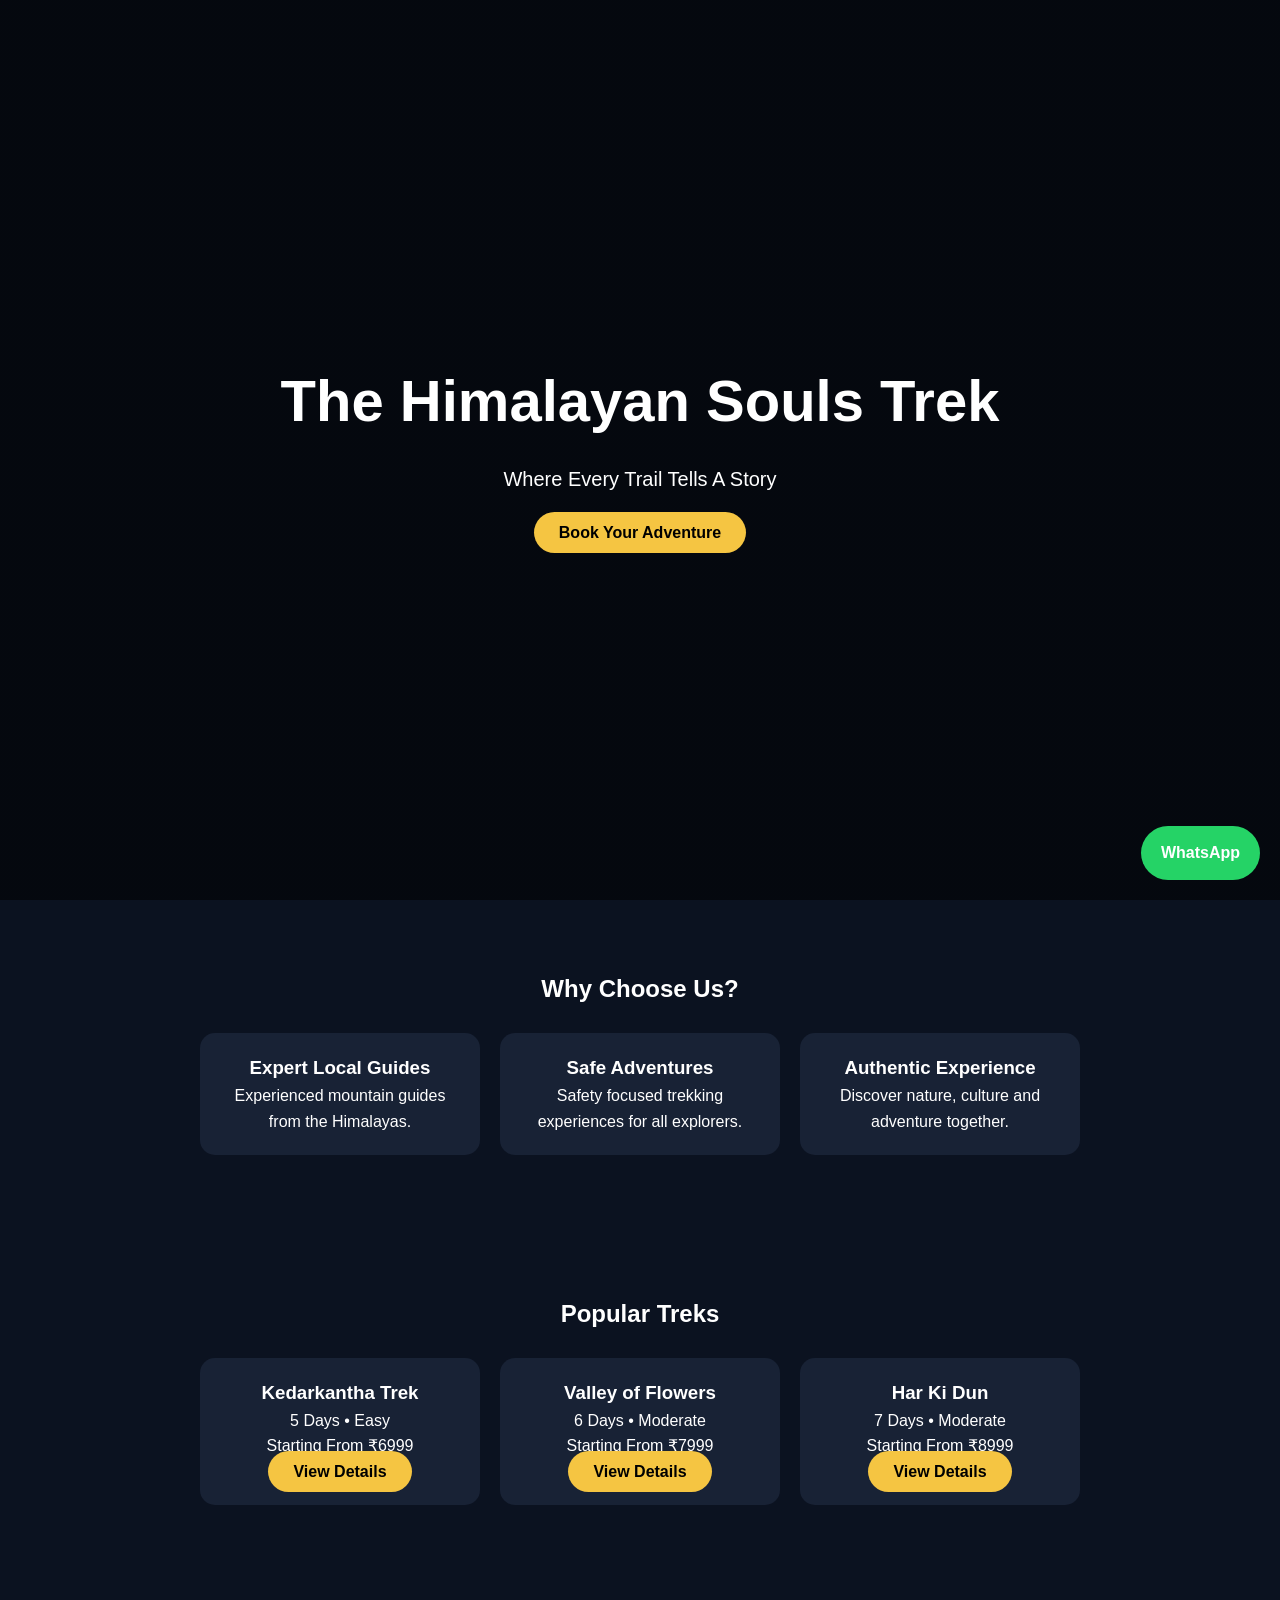
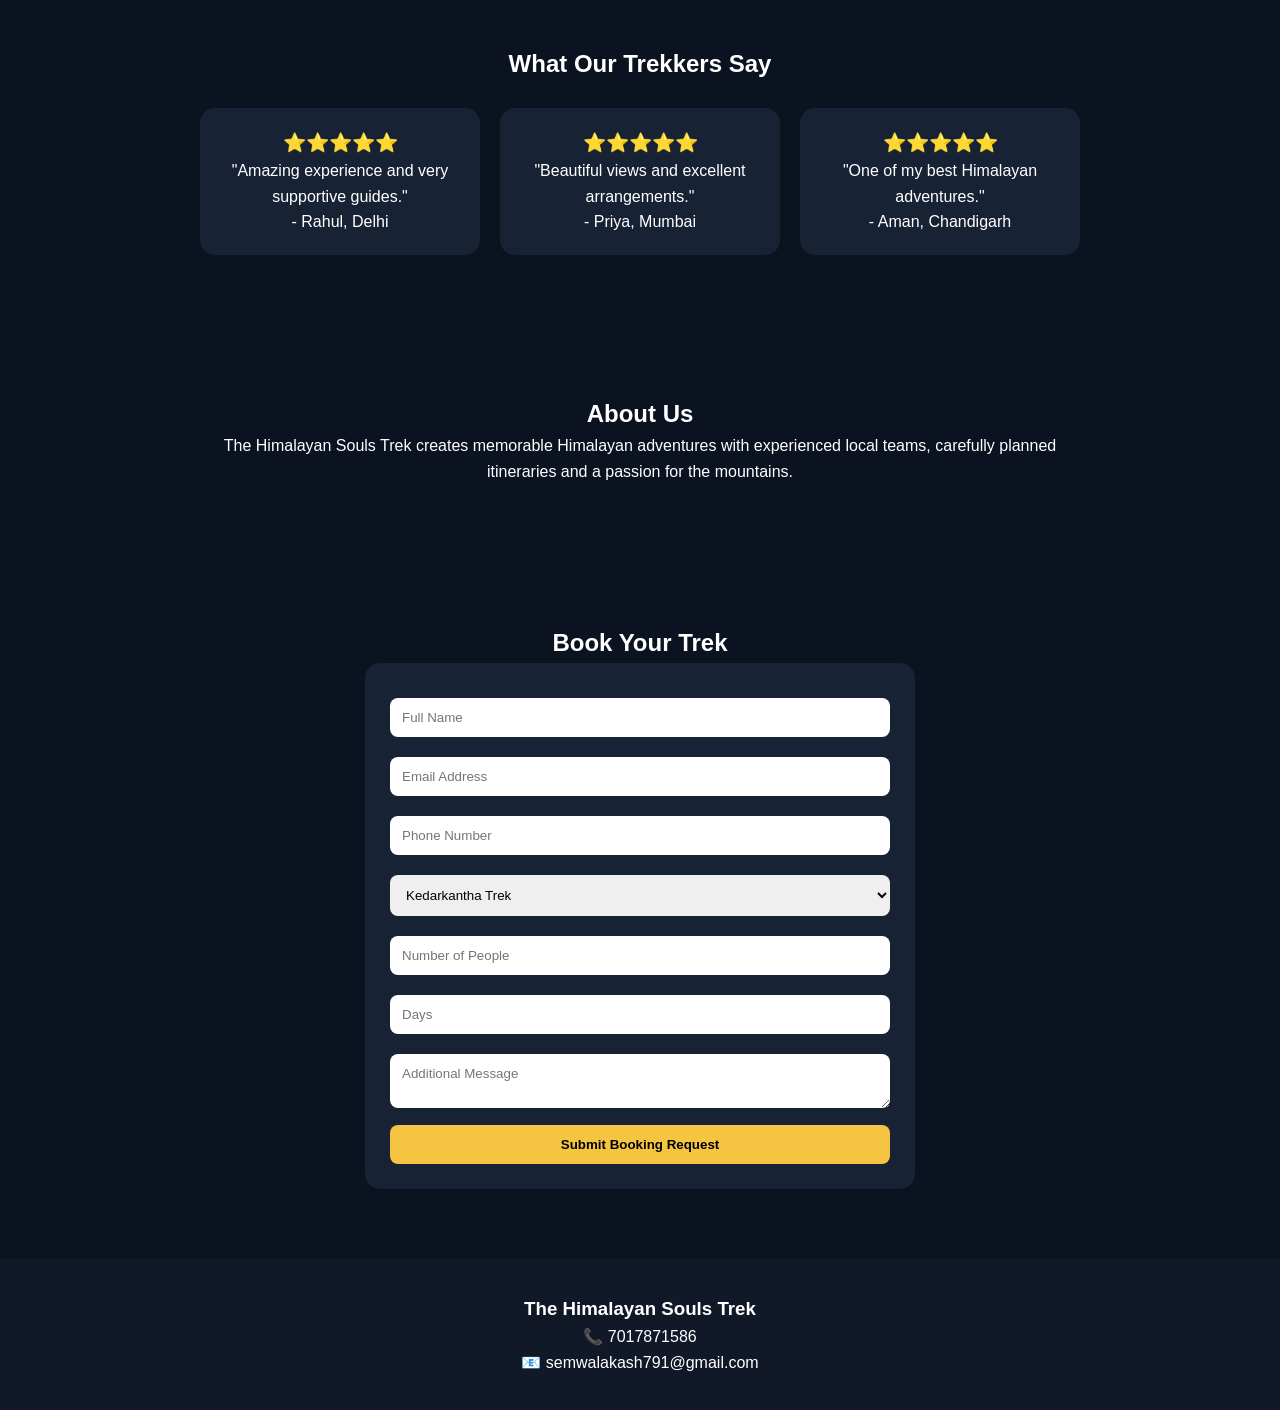
<file: templates/index.html>
<!DOCTYPE html><html lang="en">
<head>
<meta charset="UTF-8">
<meta name="viewport" content="width=device-width, initial-scale=1.0">
<title>The Himalayan Souls Trek</title>
<meta name="description" content="The Himalayan Souls Trek - Kedarkantha Trek, Valley of Flowers Trek, Har Ki Dun Trek and Himalayan adventures in Uttarakhand.">
<meta name="google-site-verification" content="LoHoAzU0iKI-jARbVUO35rCnJ5Vq0uoxaj_Wnu3o8aU" />
<style>
*{
margin:0;
padding:0;
box-sizing:border-box;
font-family:Arial,sans-serif;
}

body{
background:#0b1220;
color:white;
line-height:1.6;
}

.hero{
height:100vh;
background:
linear-gradient(rgba(0,0,0,.55),rgba(0,0,0,.55)),
url('https://images.unsplash.com/photo-1464822759023-fed622ff2c3b');
background-size:cover;
background-position:center;
display:flex;
justify-content:center;
align-items:center;
text-align:center;
padding:20px;
}

.hero-content h1{
font-size:58px;
margin-bottom:15px;
}

.hero-content p{
font-size:20px;
margin-bottom:25px;
}

.btn{
background:#f5c542;
color:black;
padding:12px 25px;
border-radius:30px;
text-decoration:none;
font-weight:bold;
}

.section{
padding:70px 20px;
text-align:center;
}

.cards{
display:flex;
flex-wrap:wrap;
justify-content:center;
gap:20px;
margin-top:25px;
}

.card{
background:#182235;
padding:20px;
border-radius:15px;
width:280px;
}

.form-box{
max-width:550px;
margin:auto;
background:#182235;
padding:25px;
border-radius:15px;
}

input,select,textarea{
width:100%;
padding:12px;
margin:10px 0;
border:none;
border-radius:8px;
}

button{
width:100%;
padding:12px;
border:none;
border-radius:8px;
background:#f5c542;
font-weight:bold;
cursor:pointer;
}

.footer{
background:#111827;
padding:35px;
text-align:center;
}

.whatsapp{
position:fixed;
right:20px;
bottom:20px;
background:#25D366;
color:white;
padding:14px 20px;
border-radius:50px;
text-decoration:none;
font-weight:bold;
}
</style></head><body><section class="hero">
<div class="hero-content">
<h1>The Himalayan Souls Trek</h1>
<p>Where Every Trail Tells A Story</p>
<a href="#booking" class="btn">Book Your Adventure</a>
</div>
</section><section class="section">
<h2>Why Choose Us?</h2><div class="cards"><div class="card">
<h3>Expert Local Guides</h3>
<p>Experienced mountain guides from the Himalayas.</p>
</div><div class="card">
<h3>Safe Adventures</h3>
<p>Safety focused trekking experiences for all explorers.</p>
</div><div class="card">
<h3>Authentic Experience</h3>
<p>Discover nature, culture and adventure together.</p>
</div></div>
</section><section class="section">
<h2>Popular Treks</h2><div class="cards"><div class="card">
<h3><a href="/kedarkantha" style="color:white;text-decoration:none;">Kedarkantha Trek</a></h3>
<p>5 Days • Easy</p>
<p>Starting From ₹6999</p>

<a href="/kedarkantha" class="btn">View Details</a>

</div><div class="card">
<h3>Valley of Flowers</h3>
<p>6 Days • Moderate</p>
<p>Starting From ₹7999</p>

<a href="/valley-of-flowers" class="btn">View Details</a>

</div><div class="card">
<h3>Har Ki Dun</h3>
<p>7 Days • Moderate</p>
<p>Starting From ₹8999</p>

<a href="/har-ki-dun" class="btn">View Details</a>

</div></div>
</section>
<section class="section">
<h2>What Our Trekkers Say</h2>

<div class="cards">

<div class="card">
<h3>⭐⭐⭐⭐⭐</h3>
<p>"Amazing experience and very supportive guides."</p>
<p>- Rahul, Delhi</p>
</div>

<div class="card">
<h3>⭐⭐⭐⭐⭐</h3>
<p>"Beautiful views and excellent arrangements."</p>
<p>- Priya, Mumbai</p>
</div>

<div class="card">
<h3>⭐⭐⭐⭐⭐</h3>
<p>"One of my best Himalayan adventures."</p>
<p>- Aman, Chandigarh</p>
</div>

</div>
</section>

<section class="section">
<h2>About Us</h2><p style="max-width:850px;margin:auto;">
The Himalayan Souls Trek creates memorable Himalayan adventures with experienced local teams, carefully planned itineraries and a passion for the mountains.
</p></section><section class="section" id="booking"><h2>Book Your Trek</h2><div class="form-box"><form action="/book" method="POST"><input type="text" name="name" placeholder="Full Name" required><input type="email" name="email" placeholder="Email Address" required><input type="text" name="phone" placeholder="Phone Number" required><select name="trek">
<option>Kedarkantha Trek</option>
<option>Valley of Flowers</option>
<option>Har Ki Dun</option>
</select><input type="number" name="people" placeholder="Number of People" required><input type="number" name="days" placeholder="Days" required><textarea name="message" placeholder="Additional Message"></textarea><button type="submit">Submit Booking Request</button>

</form></div></section><section class="footer"><h3>The Himalayan Souls Trek</h3><p>📞 7017871586</p>
<p>📧 semwalakash791@gmail.com</p></section><a class="whatsapp"
href="https://wa.me/7017871586">
WhatsApp
</a>

</body>
</html>
</file>
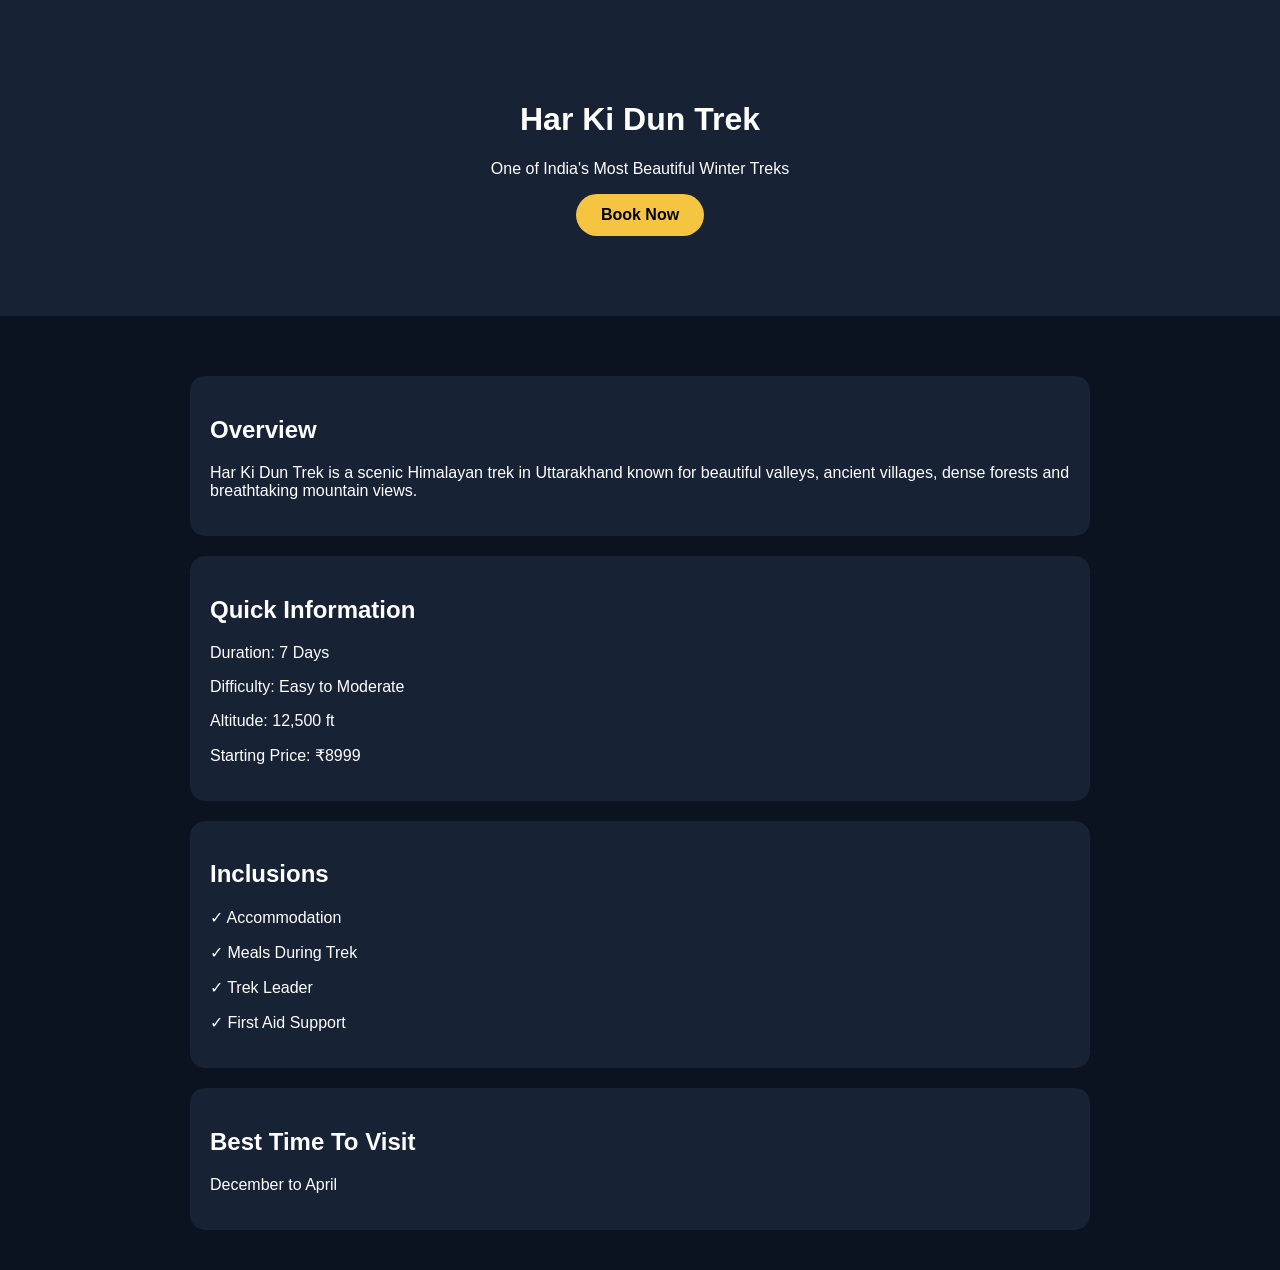
<file: templates/har_ki_dun.html>
<!DOCTYPE html>
<html>
<head>
<meta charset="UTF-8">
<meta name="viewport" content="width=device-width, initial-scale=1.0">
<title>Har Ki Dun Trek | The Himalayan Souls Trek</title>

<style>
body{
background:#0b1220;
color:white;
font-family:Arial,sans-serif;
margin:0;
}

.hero{
padding:80px 20px;
text-align:center;
background:#182235;
}

.section{
padding:40px 20px;
max-width:900px;
margin:auto;
}

.card{
background:#182235;
padding:20px;
border-radius:15px;
margin-top:20px;
}

.btn{
display:inline-block;
background:#f5c542;
color:black;
padding:12px 25px;
text-decoration:none;
border-radius:30px;
font-weight:bold;
}
</style>
</head>

<body>

<div class="hero">
<h1>Har Ki Dun Trek</h1>
<p>One of India's Most Beautiful Winter Treks</p>
<a href="/#booking" class="btn">Book Now</a>
</div>

<div class="section">

<div class="card">
<h2>Overview</h2>
</p>
Har Ki Dun Trek is a scenic Himalayan trek in Uttarakhand known for beautiful valleys, ancient villages, dense forests and breathtaking mountain views.
</p>
</div>

<div class="card">
<h2>Quick Information</h2>
<p>Duration: 7 Days</p>
<p>Difficulty: Easy to Moderate</p>
<p>Altitude: 12,500 ft</p>
<p>Starting Price: ₹8999</p>
</div>

<div class="card">
<h2>Inclusions</h2>
<p>✓ Accommodation</p>
<p>✓ Meals During Trek</p>
<p>✓ Trek Leader</p>
<p>✓ First Aid Support</p>
</div>

<div class="card">
<h2>Best Time To Visit</h2>
<p>December to April</p>
</div>

</div>

</body>
</html>
</file>
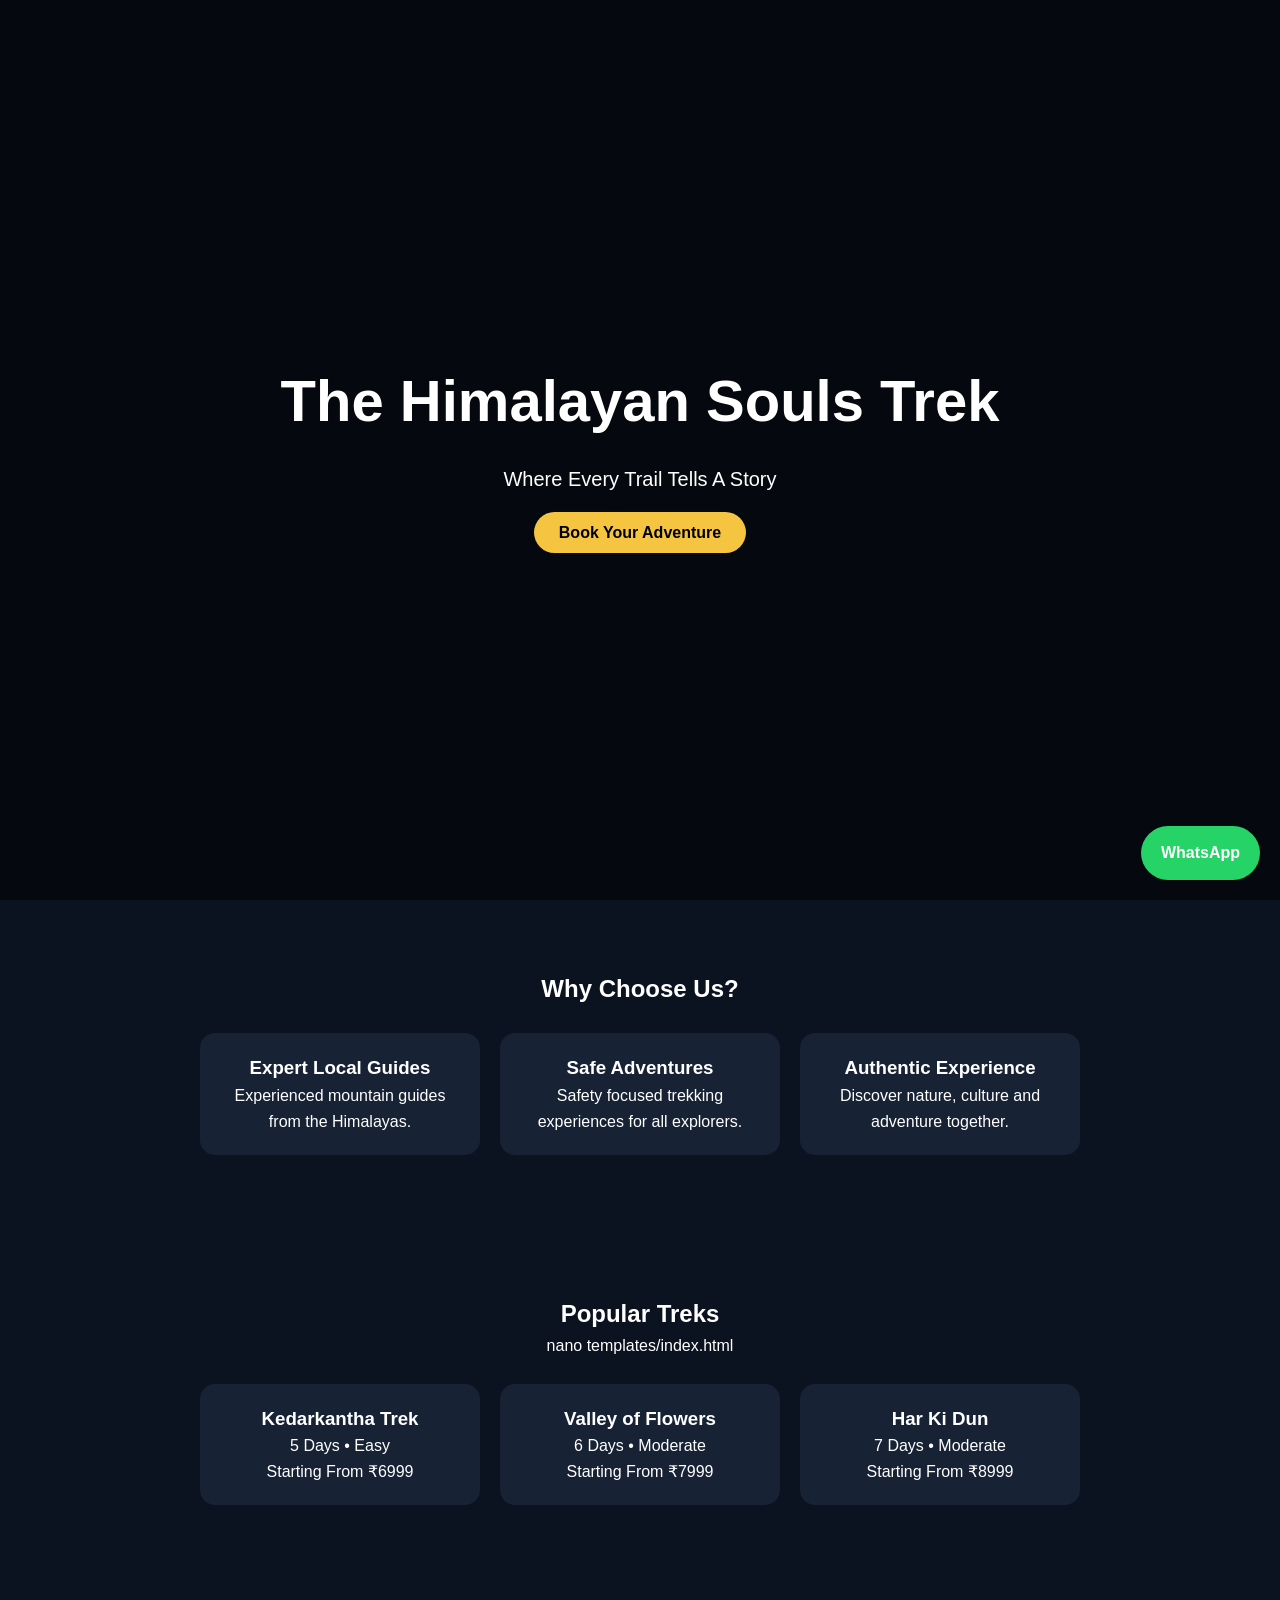
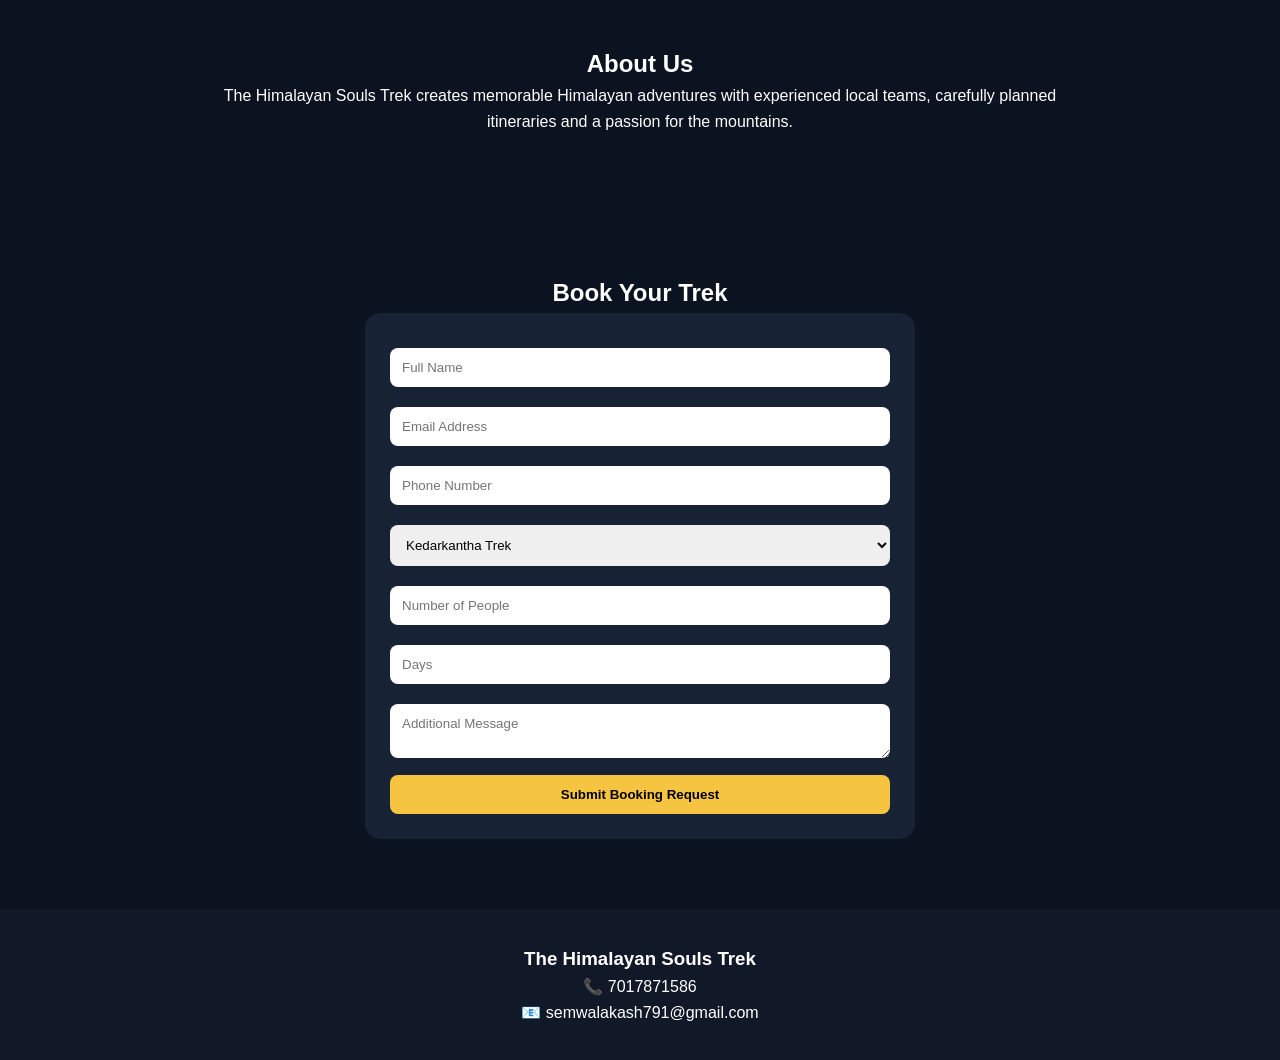
<file: templates/index_backup.html>
<!DOCTYPE html><html lang="en">
<head>
<meta charset="UTF-8">
<meta name="viewport" content="width=device-width, initial-scale=1.0">
<title>The Himalayan Souls Trek</title>
<meta name="description" content="The Himalayan Souls Trek - Kedarkantha Trek, Valley of Flowers Trek, Har Ki Dun Trek and Himalayan adventures in Uttarakhand.">
<meta name="google-site-verification" content="LoHoAzU0iKI-jARbVUO35rCnJ5Vq0uoxaj_Wnu3o8aU" />
<style>
*{
margin:0;
padding:0;
box-sizing:border-box;
font-family:Arial,sans-serif;
}

body{
background:#0b1220;
color:white;
line-height:1.6;
}

.hero{
height:100vh;
background:
linear-gradient(rgba(0,0,0,.55),rgba(0,0,0,.55)),
url('https://images.unsplash.com/photo-1464822759023-fed622ff2c3b');
background-size:cover;
background-position:center;
display:flex;
justify-content:center;
align-items:center;
text-align:center;
padding:20px;
}

.hero-content h1{
font-size:58px;
margin-bottom:15px;
}

.hero-content p{
font-size:20px;
margin-bottom:25px;
}

.btn{
background:#f5c542;
color:black;
padding:12px 25px;
border-radius:30px;
text-decoration:none;
font-weight:bold;
}

.section{
padding:70px 20px;
text-align:center;
}

.cards{
display:flex;
flex-wrap:wrap;
justify-content:center;
gap:20px;
margin-top:25px;
}

.card{
background:#182235;
padding:20px;
border-radius:15px;
width:280px;
}

.form-box{
max-width:550px;
margin:auto;
background:#182235;
padding:25px;
border-radius:15px;
}

input,select,textarea{
width:100%;
padding:12px;
margin:10px 0;
border:none;
border-radius:8px;
}

button{
width:100%;
padding:12px;
border:none;
border-radius:8px;
background:#f5c542;
font-weight:bold;
cursor:pointer;
}

.footer{
background:#111827;
padding:35px;
text-align:center;
}

.whatsapp{
position:fixed;
right:20px;
bottom:20px;
background:#25D366;
color:white;
padding:14px 20px;
border-radius:50px;
text-decoration:none;
font-weight:bold;
}
</style></head><body><section class="hero">
<div class="hero-content">
<h1>The Himalayan Souls Trek</h1>
<p>Where Every Trail Tells A Story</p>
<a href="#booking" class="btn">Book Your Adventure</a>
</div>
</section><section class="section">
<h2>Why Choose Us?</h2><div class="cards"><div class="card">
<h3>Expert Local Guides</h3>
<p>Experienced mountain guides from the Himalayas.</p>
</div><div class="card">
<h3>Safe Adventures</h3>
<p>Safety focused trekking experiences for all explorers.</p>
</div><div class="card">
<h3>Authentic Experience</h3>
<p>Discover nature, culture and adventure together.</p>
</div></div>
</section><section class="section">
<h2>Popular Treks</h2>nano templates/index.html<div class="cards"><div class="card">
<h3>Kedarkantha Trek</h3>
<p>5 Days • Easy</p>
<p>Starting From ₹6999</p>
</div><div class="card">
<h3>Valley of Flowers</h3>
<p>6 Days • Moderate</p>
<p>Starting From ₹7999</p>
</div><div class="card">
<h3>Har Ki Dun</h3>
<p>7 Days • Moderate</p>
<p>Starting From ₹8999</p>
</div></div>
</section><section class="section">
<h2>About Us</h2><p style="max-width:850px;margin:auto;">
The Himalayan Souls Trek creates memorable Himalayan adventures with experienced local teams, carefully planned itineraries and a passion for the mountains.
</p></section><section class="section" id="booking"><h2>Book Your Trek</h2><div class="form-box"><form action="/book" method="POST"><input type="text" name="name" placeholder="Full Name" required><input type="email" name="email" placeholder="Email Address" required><input type="text" name="phone" placeholder="Phone Number" required><select name="trek">
<option>Kedarkantha Trek</option>
<option>Valley of Flowers</option>
<option>Har Ki Dun</option>
</select><input type="number" name="people" placeholder="Number of People" required><input type="number" name="days" placeholder="Days" required><textarea name="message" placeholder="Additional Message"></textarea><button type="submit">Submit Booking Request</button>

</form></div></section><section class="footer"><h3>The Himalayan Souls Trek</h3><p>📞 7017871586</p>
<p>📧 semwalakash791@gmail.com</p></section><a class="whatsapp"
href="https://wa.me/7017871586">
WhatsApp
</a>

</body>
</html>
</file>
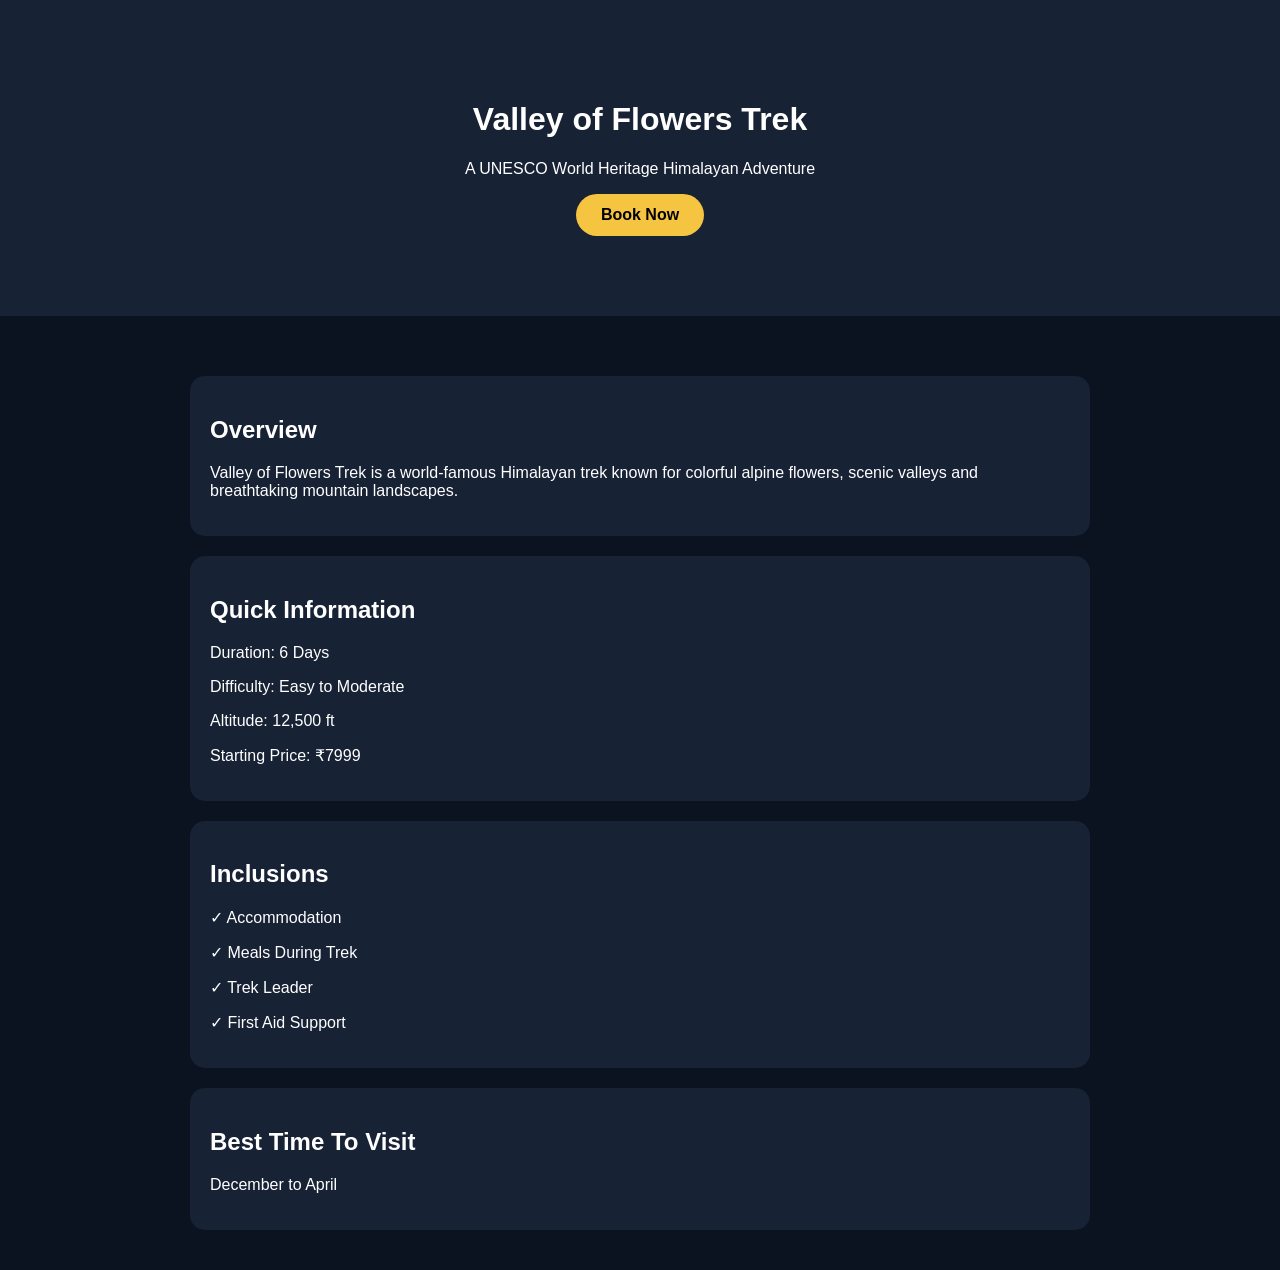
<file: templates/valley_of_flowers.html>
<!DOCTYPE html>
<html>
<head>
<meta charset="UTF-8">
<meta name="viewport" content="width=device-width, initial-scale=1.0">
<title>Valley of Flowers Trek | The Himalayan Souls Trek</title>

<style>
body{
background:#0b1220;
color:white;
font-family:Arial,sans-serif;
margin:0;
}

.hero{
padding:80px 20px;
text-align:center;
background:#182235;
}

.section{
padding:40px 20px;
max-width:900px;
margin:auto;
}

.card{
background:#182235;
padding:20px;
border-radius:15px;
margin-top:20px;
}

.btn{
display:inline-block;
background:#f5c542;
color:black;
padding:12px 25px;
text-decoration:none;
border-radius:30px;
font-weight:bold;
}
</style>
</head>

<body>

<div class="hero">
<h1>Valley of Flowers Trek</h1>
<p>A UNESCO World Heritage Himalayan Adventure</p>
<a href="/#booking" class="btn">Book Now</a>
</div>

<div class="section">

<div class="card">
<h2>Overview</h2>
<p>
Valley of Flowers Trek is a world-famous Himalayan trek known for colorful alpine flowers, scenic valleys and breathtaking mountain landscapes.
</p>
</div>

<div class="card">
<h2>Quick Information</h2>
<p>Duration: 6 Days</p>
<p>Difficulty: Easy to Moderate</p>
<p>Altitude: 12,500 ft</p>
<p>Starting Price: ₹7999</p>
</div>

<div class="card">
<h2>Inclusions</h2>
<p>✓ Accommodation</p>
<p>✓ Meals During Trek</p>
<p>✓ Trek Leader</p>
<p>✓ First Aid Support</p>
</div>

<div class="card">
<h2>Best Time To Visit</h2>
<p>December to April</p>
</div>

</div>

</body>
</html>
</file>
